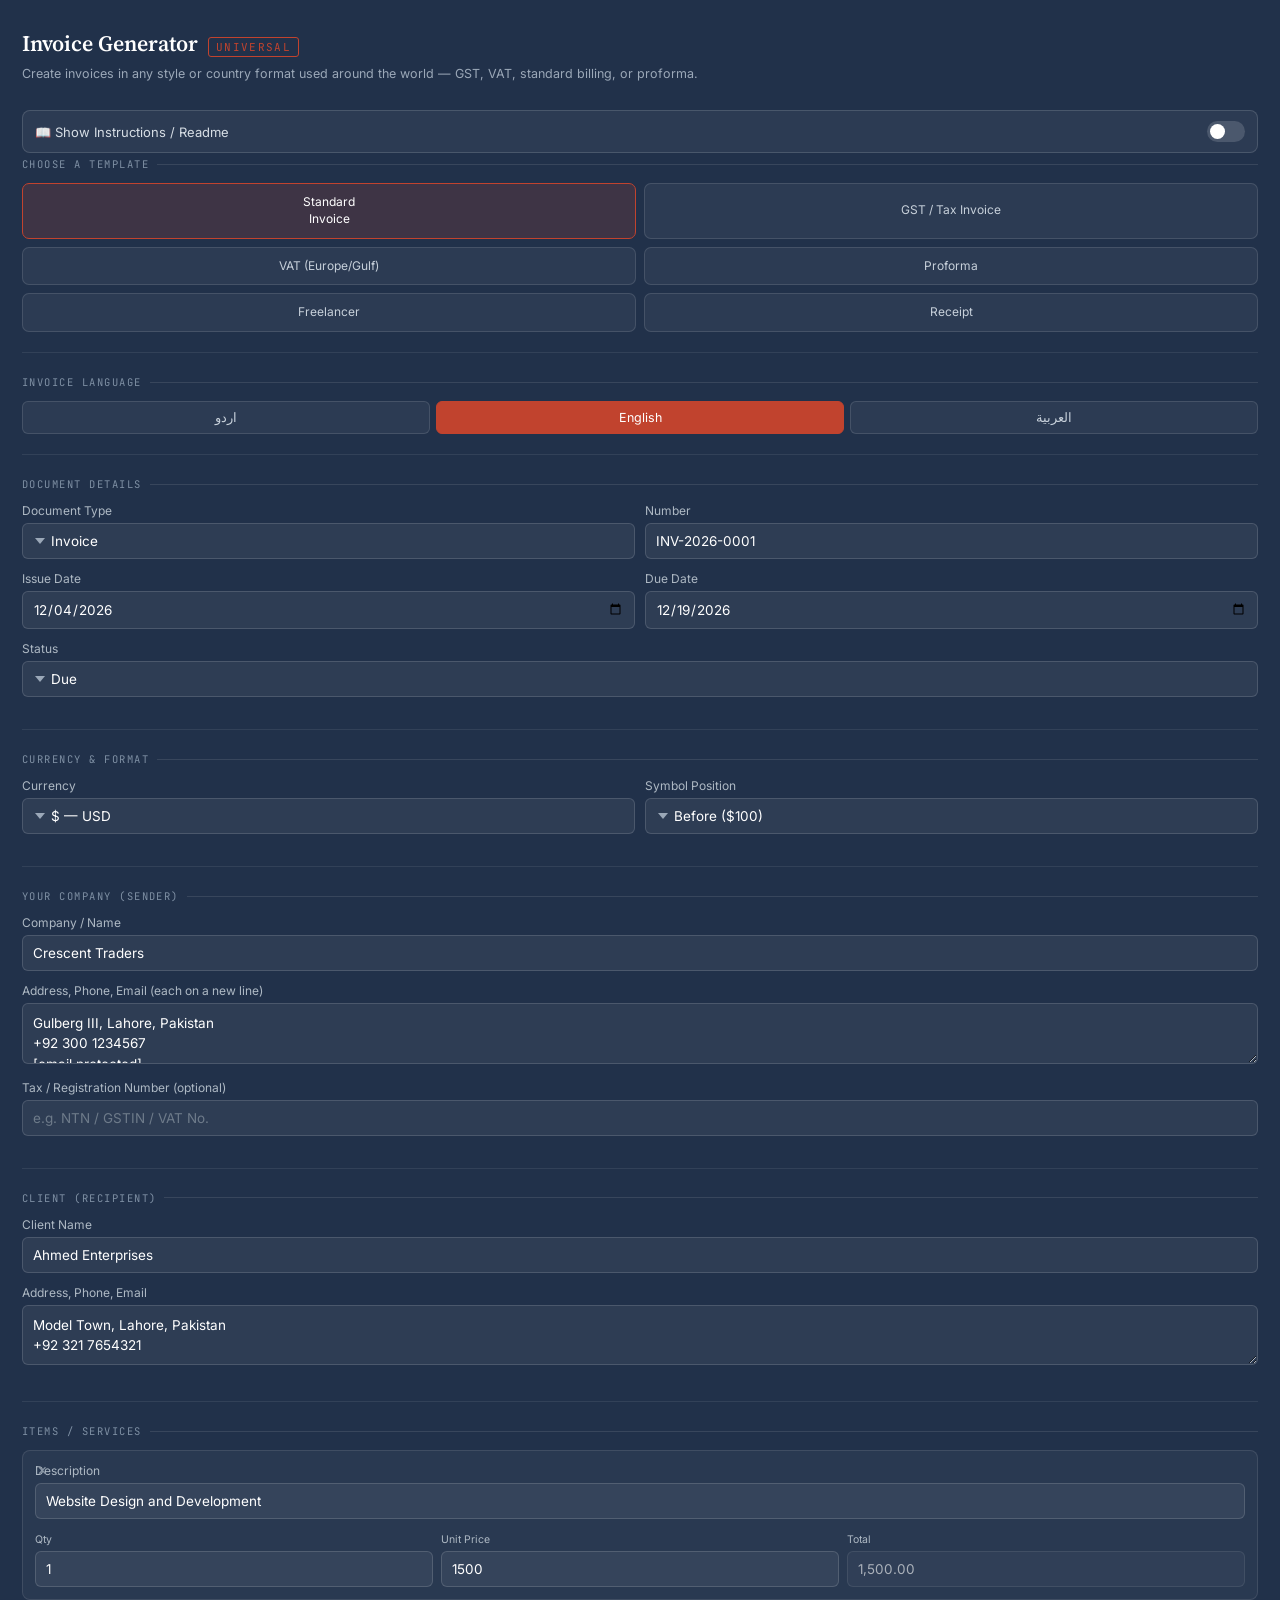
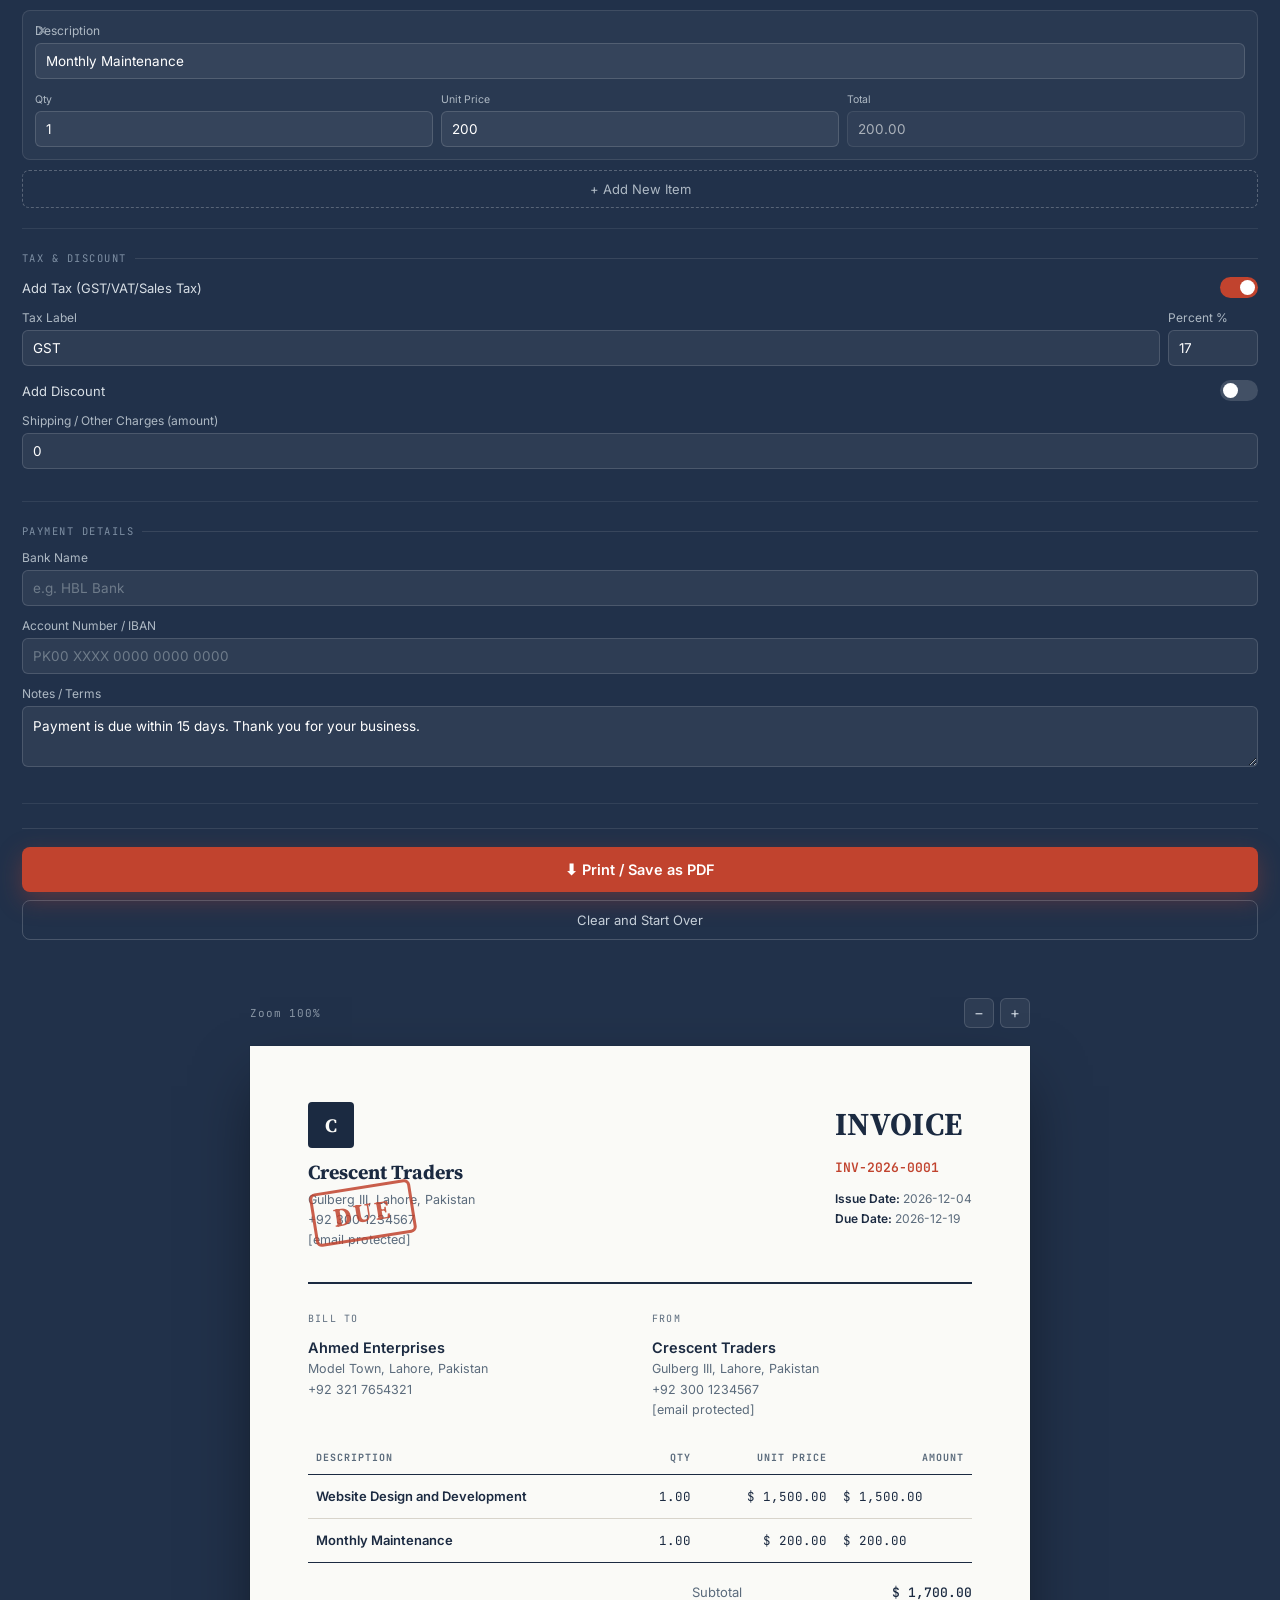
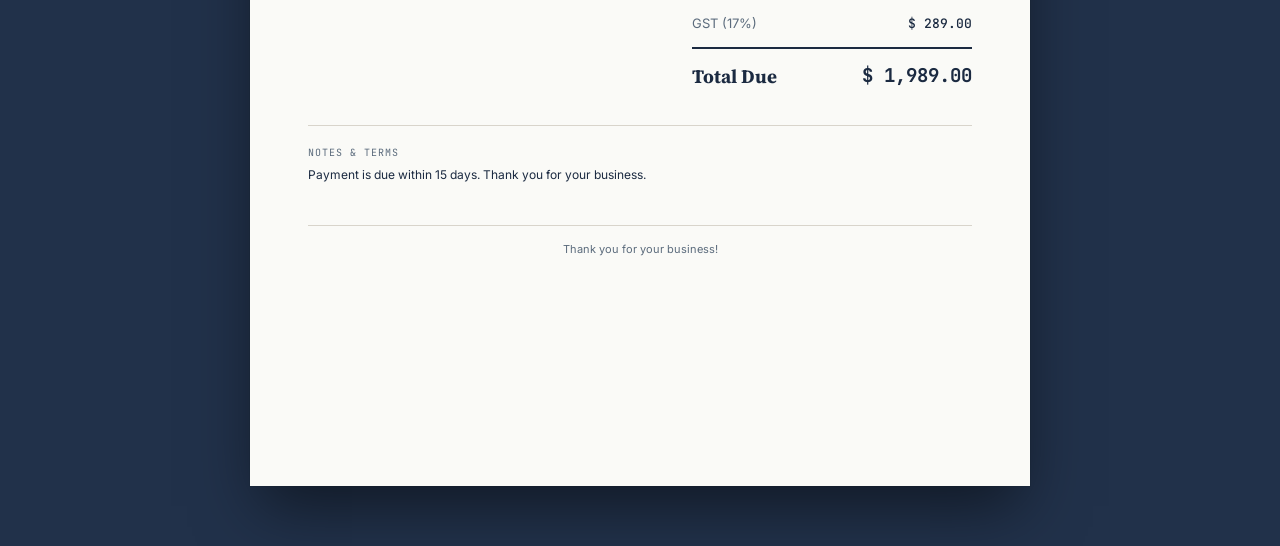
<file: index.html>
<!DOCTYPE html>
<html lang="en" dir="ltr">
<head>
<meta charset="UTF-8">
<meta name="viewport" content="width=device-width, initial-scale=1.0">

<!-- ===== Primary SEO Tags ===== -->
<title>Free Invoice Generator Online — Create GST, VAT & Proforma Invoices</title>
<meta name="description" content="Free online invoice generator with 15+ currencies, GST/VAT/Proforma templates, and Urdu, English & Arabic support. Create, preview, and print invoices instantly — no signup needed.">
<meta name="robots" content="index, follow">
<link rel="canonical" href="https://safdarali789.github.io/universal-invoice-generator/">
<meta name="author" content="Crescent Traders">
<meta name="theme-color" content="#21314A">

<!-- ===== Open Graph (Facebook, LinkedIn, WhatsApp previews) ===== -->
<meta property="og:type" content="website">
<meta property="og:title" content="Free Invoice Generator Online — GST, VAT & Proforma Templates">
<meta property="og:description" content="Create professional invoices in seconds. Supports 15+ currencies and Urdu, English & Arabic — free, no signup required.">
<meta property="og:url" content="https://safdarali789.github.io/universal-invoice-generator/">
<meta property="og:site_name" content="Invoice Generator">
<meta property="og:locale" content="en_US">

<!-- ===== Twitter / X Card ===== -->
<meta name="twitter:card" content="summary">
<meta name="twitter:title" content="Free Invoice Generator Online">
<meta name="twitter:description" content="Create GST, VAT, and Proforma invoices instantly in Urdu, English, or Arabic — free, no signup.">

<!-- ===== Basic security hardening for a static page ===== -->
<meta http-equiv="X-Content-Type-Options" content="nosniff">
<meta http-equiv="Content-Security-Policy" content="upgrade-insecure-requests">
<meta name="referrer" content="strict-origin-when-cross-origin">
<!DOCTYPE html>
<html lang="en" dir="ltr">
<head>
<meta charset="UTF-8">
<meta name="viewport" content="width=device-width, initial-scale=1.0">
<title>Invoice Generator — Universal Invoice Generator</title>
<link rel="preconnect" href="https://fonts.googleapis.com">
<link href="https://fonts.googleapis.com/css2?family=Source+Serif+4:opsz,wght@8..60,400;8..60,500;8..60,600;8..60,700&family=Inter:wght@400;500;600;700&family=JetBrains+Mono:wght@400;500;600&family=Noto+Nastaliq+Urdu:wght@400;700&display=swap" rel="stylesheet">
<style>
:root{
  --ink:#1B2A41;
  --paper:#FAFAF7;
  --slate:#5B6B7C;
  --accent:#C1432E;
  --hairline:#D8D4CB;
  --success:#3D7A5C;
  --panel:#EFEDE6;
  --panel-deep:#21314A;
  --white:#FFFFFF;
}
*{box-sizing:border-box;}
html,body{margin:0;padding:0;}
body{
  font-family:'Inter',sans-serif;
  background:var(--panel-deep);
  color:var(--ink);
  min-height:100vh;
}
::selection{background:var(--accent);color:white;}

button{font-family:inherit;cursor:pointer;}
input,select,textarea{font-family:'Inter',sans-serif;}

.app{
  display:flex;
  flex-direction:column;
  min-height:100vh;
}

.panel{
  background:var(--panel-deep);
  color:#E7E9EC;
  padding:28px 22px 30px;
  position:relative;
}
.panel::-webkit-scrollbar{width:8px;}
.panel::-webkit-scrollbar-thumb{background:rgba(255,255,255,0.15);border-radius:4px;}

.brand{
  display:flex;
  align-items:baseline;
  gap:10px;
  margin-bottom:4px;
}
.brand .mark{
  font-family:'JetBrains Mono',monospace;
  font-size:11px;
  letter-spacing:0.12em;
  color:var(--accent);
  border:1px solid var(--accent);
  padding:2px 7px;
  border-radius:3px;
}
.brand h1{
  font-family:'Source Serif 4',serif;
  font-size:22px;
  font-weight:600;
  margin:0;
  color:#fff;
}

.readme-toggle-row{
  display:flex;
  align-items:center;
  justify-content:space-between;
  background:rgba(255,255,255,0.05);
  border:1px solid rgba(255,255,255,0.14);
  border-radius:8px;
  padding:10px 12px;
  margin:14px 0 4px;
}
.readme-toggle-row span{
  font-size:13px;
  color:#D7DEE5;
}
.readme-panel{
  background:rgba(255,255,255,0.05);
  border:1px solid rgba(255,255,255,0.14);
  border-radius:8px;
  padding:16px 16px 4px;
  margin-bottom:18px;
  font-size:12.5px;
  line-height:1.85;
  color:#C7D0DA;
  display:none;
}
.readme-panel.open{display:block;}
.readme-panel h3{
  font-family:'Source Serif 4',serif;
  font-size:14.5px;
  color:#fff;
  margin:14px 0 6px;
}
.readme-panel h3:first-child{margin-top:0;}
.readme-panel ul{margin:0 0 10px;padding-right:18px;}
[dir="ltr"] .readme-panel ul{padding-right:0;padding-left:18px;}
.readme-panel li{margin-bottom:5px;}
.readme-panel code{
  background:rgba(255,255,255,0.1);
  padding:1px 6px;
  border-radius:4px;
  font-family:'JetBrains Mono',monospace;
  font-size:11.5px;
  color:#FFD9CC;
}
.readme-panel table{width:100%;border-collapse:collapse;margin-bottom:10px;font-size:11.5px;}
.readme-panel th,.readme-panel td{
  border:1px solid rgba(255,255,255,0.14);
  padding:6px 8px;
  text-align:right;
}
[dir="ltr"] .readme-panel th,[dir="ltr"] .readme-panel td{text-align:left;}
.readme-panel th{color:#fff;background:rgba(255,255,255,0.06);}
.panel .sub{
  font-size:12.5px;
  color:#9BA8B8;
  margin:6px 0 26px;
  line-height:1.6;
}

.field-group{
  margin-bottom:22px;
  padding-bottom:20px;
  border-bottom:1px solid rgba(255,255,255,0.08);
}
.field-group:last-of-type{border-bottom:none;}
.fg-label{
  font-family:'JetBrains Mono',monospace;
  font-size:10.5px;
  letter-spacing:0.14em;
  text-transform:uppercase;
  color:#7E8FA3;
  margin-bottom:12px;
  display:flex;
  align-items:center;
  gap:8px;
}
.fg-label::after{
  content:'';
  flex:1;
  height:1px;
  background:rgba(255,255,255,0.1);
}

label.field{
  display:block;
  margin-bottom:12px;
}
label.field span{
  display:block;
  font-size:12px;
  color:#AEB9C4;
  margin-bottom:5px;
}
.row2{display:grid;grid-template-columns:1fr 1fr;gap:10px;}
.row3{display:grid;grid-template-columns:1fr 1fr 1fr;gap:10px;}

input[type=text],input[type=number],input[type=date],input[type=email],select,textarea{
  width:100%;
  background:rgba(255,255,255,0.06);
  border:1px solid rgba(255,255,255,0.14);
  color:#fff;
  padding:9px 10px;
  border-radius:6px;
  font-size:13.5px;
  outline:none;
  transition:border-color .15s, background .15s;
}
input::placeholder,textarea::placeholder{color:#6E7B8A;}
input:focus,select:focus,textarea:focus{
  border-color:var(--accent);
  background:rgba(255,255,255,0.09);
}
textarea{resize:vertical;min-height:54px;line-height:1.5;}
select{appearance:none;background-image:url("data:image/svg+xml,%3Csvg xmlns='http://www.w3.org/2000/svg' width='10' height='6'%3E%3Cpath d='M0 0l5 6 5-6z' fill='%239BA8B8'/%3E%3C/svg%3E");background-repeat:no-repeat;background-position:left 12px center;padding-left:28px;}
[dir="rtl"] select{background-position:right 12px center;padding-right:28px;padding-left:10px;}

.template-grid{
  display:grid;
  grid-template-columns:1fr 1fr;
  gap:8px;
}
.tpl-btn{
  background:rgba(255,255,255,0.05);
  border:1px solid rgba(255,255,255,0.12);
  color:#C7D0DA;
  padding:10px 8px;
  border-radius:7px;
  font-size:12px;
  text-align:center;
  line-height:1.4;
}
.tpl-btn.active{
  border-color:var(--accent);
  background:rgba(193,67,46,0.18);
  color:#fff;
}

.lang-toggle{
  display:flex;
  gap:6px;
}
.lang-toggle button{
  flex:1;
  background:rgba(255,255,255,0.05);
  border:1px solid rgba(255,255,255,0.12);
  color:#C7D0DA;
  padding:8px 4px;
  border-radius:6px;
  font-size:12.5px;
}
.lang-toggle button.active{
  background:var(--accent);
  border-color:var(--accent);
  color:#fff;
}

.items-list{display:flex;flex-direction:column;gap:10px;}
.item-card{
  background:rgba(255,255,255,0.04);
  border:1px solid rgba(255,255,255,0.1);
  border-radius:8px;
  padding:12px;
  position:relative;
}
.item-card .item-top{
  display:grid;
  grid-template-columns:1fr;
  gap:8px;
  margin-bottom:8px;
}
.item-card .item-nums{
  display:grid;
  grid-template-columns:1fr 1fr 1fr;
  gap:8px;
}
.item-card .item-nums label span{font-size:10.5px;}
.remove-item{
  position:absolute;
  top:8px;
  left:8px;
  background:none;
  border:none;
  color:#8A97A6;
  font-size:16px;
  line-height:1;
  padding:2px 6px;
}
[dir="rtl"] .remove-item{left:auto;right:8px;}
.remove-item:hover{color:var(--accent);}

.add-item-btn{
  width:100%;
  background:transparent;
  border:1.5px dashed rgba(255,255,255,0.25);
  color:#AEB9C4;
  padding:10px;
  border-radius:7px;
  font-size:13px;
  margin-top:10px;
}
.add-item-btn:hover{border-color:var(--accent);color:#fff;}

.toggle-row{
  display:flex;
  align-items:center;
  justify-content:space-between;justify-content:space-between;
  margin-bottom:12px;
}
.toggle-row span{font-size:13px;color:#D7DEE5;}
.switch{
  width:38px;height:21px;
  background:rgba(255,255,255,0.15);
  border-radius:12px;
  position:relative;
  border:none;
  flex-shrink:0;
}
.switch::after{
  content:'';
  width:15px;height:15px;
  background:#fff;
  border-radius:50%;
  position:absolute;
  top:3px;left:3px;
  transition:transform .18s;
}
.switch.on{background:var(--accent);}
.switch.on::after{transform:translateX(17px);}
[dir="rtl"] .switch.on::after{transform:translateX(-17px);}

.tax-row{display:grid;grid-template-columns:1fr 90px;gap:8px;align-items:end;}

.action-bar{
  margin:24px 0 0;
  padding:18px 0 4px;
  border-top:1px solid rgba(255,255,255,0.1);
}
.btn-primary{
  width:100%;
  background:var(--accent);
  color:#fff;
  border:none;
  padding:14px;
  border-radius:8px;
  font-size:14.5px;
  font-weight:600;
  display:flex;
  align-items:center;
  justify-content:center;
  gap:8px;
  box-shadow:0 8px 24px rgba(193,67,46,0.35);
}
.btn-primary:hover{background:#A8392A;}
.btn-secondary{
  width:100%;
  background:transparent;
  color:#C7D0DA;
  border:1px solid rgba(255,255,255,0.18);
  padding:11px;
  border-radius:8px;
  font-size:13px;
  margin-top:8px;
}
.btn-secondary:hover{border-color:#fff;color:#fff;}

.preview-wrap{
  background:var(--panel-deep);
  display:flex;
  flex-direction:column;
  align-items:center;
  padding:24px 16px 60px;
  overflow-x:auto;
}
.preview-toolbar{
  width:100%;
  max-width:780px;
  display:flex;
  justify-content:space-between;
  align-items:center;
  margin-bottom:18px;
}
.preview-toolbar .zoom-label{
  font-family:'JetBrains Mono',monospace;
  font-size:11px;
  color:#8A97A6;
  letter-spacing:0.08em;
}
.scale-btns{display:flex;gap:6px;}
.scale-btns button{
  background:rgba(255,255,255,0.06);
  border:1px solid rgba(255,255,255,0.14);
  color:#C7D0DA;
  width:30px;height:30px;
  border-radius:6px;
  font-size:15px;
}

#invoice-sheet{
  width:780px;
  min-height:1040px;
  background:var(--paper);
  box-shadow:0 30px 60px -10px rgba(0,0,0,0.5), 0 0 0 1px rgba(0,0,0,0.05);
  position:relative;
  padding:56px 58px 64px;
  font-family:'Inter',sans-serif;
  color:var(--ink);
}
#invoice-sheet.lang-ur{
  direction:rtl;
  font-family:'Noto Nastaliq Urdu','Inter',sans-serif;
}
#invoice-sheet.lang-ar{
  direction:rtl;
  font-family:'Noto Nastaliq Urdu','Inter',sans-serif;
}

.doc-head{
  display:flex;
  justify-content:space-between;
  align-items:flex-start;
  padding-bottom:28px;
  border-bottom:2px solid var(--ink);
  margin-bottom:28px;
}
.issuer-block .logo-fallback{
  width:46px;height:46px;
  background:var(--ink);
  color:var(--paper);
  display:flex;align-items:center;justify-content:center;
  font-family:'Source Serif 4',serif;
  font-size:19px;
  font-weight:700;
  border-radius:4px;
  margin-bottom:10px;
}
.issuer-block .issuer-name{
  font-family:'Source Serif 4',serif;
  font-size:20px;
  font-weight:700;
  margin:0 0 4px;
}
.issuer-block .issuer-meta{
  font-size:12.5px;
  color:var(--slate);
  line-height:1.6;
  white-space:pre-line;
  max-width:280px;
}
.doc-title-block{text-align:left;}
[dir="rtl"] .doc-title-block{text-align:right;}
.doc-title-block .doc-type{
  font-family:'Source Serif 4',serif;
  font-size:32px;
  font-weight:700;
  letter-spacing:0.01em;
  color:var(--ink);
  margin:0 0 6px;
}
.doc-title-block .doc-number{
  font-family:'JetBrains Mono',monospace;
  font-size:13px;
  color:var(--accent);
  font-weight:600;
}
.doc-title-block .doc-dates{
  margin-top:10px;
  font-size:12px;
  color:var(--slate);
  line-height:1.7;
}
.doc-title-block .doc-dates b{color:var(--ink);font-weight:600;}

.status-seal{
  position:absolute;
  top:140px;
  left:62px;
  border:3px solid var(--success);
  color:var(--success);
  font-family:'Source Serif 4',serif;
  font-weight:700;
  font-size:26px;
  letter-spacing:0.12em;
  padding:6px 18px;
  border-radius:6px;
  transform:rotate(-9deg);
  opacity:0.85;
  text-transform:uppercase;
}
[dir="rtl"] .status-seal{left:auto;right:62px;}
.status-seal.due{border-color:var(--accent);color:var(--accent);}

.parties{
  display:grid;
  grid-template-columns:1fr 1fr;
  gap:24px;
  margin-bottom:30px;
}
.party .p-label{
  font-family:'JetBrains Mono',monospace;
  font-size:10px;
  letter-spacing:0.12em;
  text-transform:uppercase;
  color:var(--slate);
  margin-bottom:7px;
}
.party .p-name{font-size:14.5px;font-weight:600;margin-bottom:3px;}
.party .p-meta{font-size:12.5px;color:var(--slate);line-height:1.65;white-space:pre-line;}

table.items{
  width:100%;
  border-collapse:collapse;
  margin-bottom:6px;
}
table.items thead th{
  font-family:'JetBrains Mono',monospace;
  font-size:10px;
  letter-spacing:0.1em;
  text-transform:uppercase;
  color:var(--slate);
  text-align:left;
  padding:0 8px 10px;
  border-bottom:1.5px solid var(--ink);
}
[dir="rtl"] table.items thead th{text-align:right;}
table.items thead th.num,table.items tbody td.num{text-align:right;}
[dir="rtl"] table.items thead th.num,[dir="rtl"] table.items tbody td.num{text-align:left;}
table.items tbody td{
  padding:13px 8px;
  font-size:13px;
  border-bottom:1px solid var(--hairline);
  vertical-align:top;
}
table.items tbody td.num,table.items tbody td.amt{
  font-family:'JetBrains Mono',monospace;
  font-variant-numeric:tabular-nums;
  font-size:12.5px;
}
table.items tbody tr:last-child td{border-bottom:1.5px solid var(--ink);}
table.items tbody td.desc-cell .item-title{font-weight:600;color:var(--ink);}
table.items tbody td.desc-cell .item-sub{color:var(--slate);font-size:11.5px;margin-top:2px;}

.totals-wrap{
  display:flex;
  justify-content:flex-end;
  margin-top:14px;
}
[dir="rtl"] .totals-wrap{justify-content:flex-start;}
.totals-box{width:280px;}
.totals-box .t-row{
  display:flex;
  justify-content:space-between;
  font-size:13px;
  padding:7px 0;
  color:var(--slate);
}
.totals-box .t-row b{
  color:var(--ink);
  font-family:'JetBrains Mono',monospace;
  font-variant-numeric:tabular-nums;
  font-weight:500;
}
.totals-box .t-grand{
  display:flex;
  justify-content:space-between;
  padding:14px 0 0;
  margin-top:8px;
  border-top:2px solid var(--ink);
  font-family:'Source Serif 4',serif;
  font-size:19px;
  font-weight:700;
  color:var(--ink);
}
.totals-box .t-grand .amt{
  font-family:'JetBrains Mono',monospace;
  font-variant-numeric:tabular-nums;
}

.notes-section{
  margin-top:36px;
  padding-top:20px;
  border-top:1px solid var(--hairline);
  display:grid;
  grid-template-columns:1.3fr 1fr;
  gap:24px;
}
.notes-section .n-label{
  font-family:'JetBrains Mono',monospace;
  font-size:10px;
  letter-spacing:0.1em;
  text-transform:uppercase;
  color:var(--slate);
  margin-bottom:6px;
}
.notes-section .n-body{font-size:12px;color:var(--ink);line-height:1.7;white-space:pre-line;}
.notes-section .bank-grid{font-size:12px;line-height:1.9;color:var(--ink);}
.notes-section .bank-grid div{display:flex;justify-content:space-between;gap:10px;}
.notes-section .bank-grid span:first-child{color:var(--slate);}

.doc-footer{
  margin-top:40px;
  padding-top:16px;
  border-top:1px solid var(--hairline);
  font-size:11px;
  color:var(--slate);
  text-align:center;
}

@media print{
  body{background:#fff;}
  .app{grid-template-columns:1fr;}
  .panel,.preview-toolbar{display:none !important;}
  .preview-wrap{padding:0;background:#fff;align-items:flex-start;}
  #invoice-sheet{box-shadow:none;width:100%;}
}

@media (max-width: 560px){
  .row2,.row3,.item-card .item-nums{grid-template-columns:1fr 1fr;}
  .doc-head{flex-direction:column;gap:18px;}
  .doc-title-block{text-align:right;}
  [dir="rtl"] .doc-title-block{text-align:left;}
  .parties{grid-template-columns:1fr;gap:18px;}
  .notes-section{grid-template-columns:1fr;gap:18px;}
  .status-seal{top:auto;bottom:20px;}
}
@media (max-width: 480px){
  .template-grid{grid-template-columns:1fr;}
}
</style>
</head>
<body><div class="app">
  <!-- ===================== CONTROL PANEL ===================== -->
  <div class="panel">
    <div class="brand">
      <h1>Invoice Generator</h1>
      <span class="mark">UNIVERSAL</span>
    </div>
    <p class="sub">Create invoices in any style or country format used around the world — GST, VAT, standard billing, or proforma.</p>

    <div class="readme-toggle-row">
      <span>📖 Show Instructions / Readme</span>
      <button class="switch" id="readmeToggle"></button>
    </div>
    <div class="readme-panel" id="readmePanel">
      <h3>What this tool does</h3>
      <ul>
        <li>6 invoice templates: Standard, GST/Tax, VAT, Proforma, Freelancer, Receipt</li>
        <li>3 languages: Urdu, English, Arabic (with RTL support)</li>
        <li>15+ currencies with automatic tax/discount calculation</li>
        <li>PAID/DUE stamp and bank details section</li>
        <li>Print or save as PDF</li>
      </ul>
      <h3>How to use it</h3>
      <ul>
        <li>Choose a template above and pick a language</li>
        <li>Fill in your company and client details</li>
        <li>Use "+ Add New Item" to add line items one by one</li>
        <li>The preview updates automatically as you type</li>
      </ul>
      <h3>On/Off toggle switches</h3>
      <table>
        <tr><th>Switch</th><th>When ON</th><th>When OFF</th></tr>
        <tr><td>Tax</td><td>Tax line is added</td><td>Tax line is removed</td></tr>
        <tr><td>Discount</td><td>Discount line is added</td><td>Discount line is removed</td></tr>
      </table>
    </div>

    <!-- Template / region -->
    <div class="field-group">
      <div class="fg-label">Choose a Template</div>
      <div class="template-grid" id="template-grid"></div>
    </div>

    <!-- Document language -->
    <div class="field-group">
      <div class="fg-label">Invoice Language</div>
      <div class="lang-toggle" id="lang-toggle">
        <button data-lang="ur">اردو</button>
        <button data-lang="en" class="active">English</button>
        <button data-lang="ar">العربية</button>
      </div>
    </div>

    <!-- Doc meta -->
    <div class="field-group">
      <div class="fg-label">Document Details</div>
      <div class="row2">
        <label class="field"><span>Document Type</span>
          <select id="docType">
            <option value="انوائس">Invoice</option>
            <option value="پروفارما انوائس">Proforma Invoice</option>
            <option value="ٹیکس انوائس">Tax Invoice</option>
            <option value="کریڈٹ نوٹ">Credit Note</option>
            <option value="رسید">Receipt</option>
            <option value="کوٹیشن">Quotation</option>
          </select>
        </label>
        <label class="field"><span>Number</span>
          <input type="text" id="docNumber" value="INV-2026-0001">
        </label>
      </div>
      <div class="row2">
        <label class="field"><span>Issue Date</span>
          <input type="date" id="issueDate">
        </label>
        <label class="field"><span>Due Date</span>
          <input type="date" id="dueDate">
        </label>
      </div>
      <label class="field"><span>Status</span>
        <select id="docStatus">
          <option value="none">None</option>
          <option value="paid">Paid</option>
          <option value="due" selected>Due</option>
        </select>
      </label>
    </div>

    <!-- Currency / locale -->
    <div class="field-group">
      <div class="fg-label">Currency & Format</div>
      <div class="row2">
        <label class="field"><span>Currency</span>
          <select id="currency">
            <option value="₨" data-code="PKR">₨ — PKR (Pakistan)</option>
            <option value="$" data-code="USD" selected>$ — USD</option>
            <option value="€" data-code="EUR">€ — EUR</option>
            <option value="£" data-code="GBP">£ — GBP</option>
            <option value="₹" data-code="INR">₹ — INR (India)</option>
            <option value="AED" data-code="AED">AED — UAE</option>
            <option value="SAR" data-code="SAR">SAR — Saudi Arabia</option>
            <option value="¥" data-code="JPY">¥ — JPY</option>
            <option value="¥" data-code="CNY">¥ — CNY</option>
            <option value="₩" data-code="KRW">₩ — KRW</option>
            <option value="A$" data-code="AUD">A$ — AUD</option>
            <option value="C$" data-code="CAD">C$ — CAD</option>
            <option value="R$" data-code="BRL">R$ — BRL</option>
            <option value="₦" data-code="NGN">₦ — NGN</option>
            <option value="₽" data-code="RUB">₽ — RUB</option>
            <option value="₺" data-code="TRY">₺ — TRY</option>
          </select>
        </label>
        <label class="field"><span>Symbol Position</span>
          <select id="symbolPos">
            <option value="before">Before ($100)</option>
            <option value="after">After (100 ₨)</option>
          </select>
        </label>
      </div>
    </div>

    <!-- Issuer -->
    <div class="field-group">
      <div class="fg-label">Your Company (Sender)</div>
      <label class="field"><span>Company / Name</span>
        <input type="text" id="issuerName" placeholder="e.g. Crescent Traders" value="Crescent Traders">
      </label>
      <label class="field"><span>Address, Phone, Email (each on a new line)</span>
        <textarea id="issuerMeta" placeholder="Address&#10;Phone&#10;Email">Gulberg III, Lahore, Pakistan&#10;+92 300 1234567&#10;[email protected]</textarea>
      </label>
      <label class="field"><span>Tax / Registration Number (optional)</span>
        <input type="text" id="issuerTax" placeholder="e.g. NTN / GSTIN / VAT No.">
      </label>
    </div>

    <!-- Client -->
    <div class="field-group">
      <div class="fg-label">Client (Recipient)</div>
      <label class="field"><span>Client Name</span>
        <input type="text" id="clientName" placeholder="e.g. Ahmed Enterprises" value="Ahmed Enterprises">
      </label>
      <label class="field"><span>Address, Phone, Email</span>
        <textarea id="clientMeta" placeholder="Address&#10;Phone&#10;Email">Model Town, Lahore, Pakistan&#10;+92 321 7654321</textarea>
      </label>
    </div>

    <!-- Line items -->
    <div class="field-group">
      <div class="fg-label">Items / Services</div>
      <div class="items-list" id="items-list"></div>
      <button class="add-item-btn" id="addItemBtn">+ Add New Item</button>
    </div>

    <!-- Tax & discount -->
    <div class="field-group">
      <div class="fg-label">Tax & Discount</div>
      <div class="toggle-row">
        <span>Add Tax (GST/VAT/Sales Tax)</span>
        <button class="switch on" id="taxToggle"></button>
      </div>
      <div class="tax-row" id="taxRow">
        <label class="field" style="margin-bottom:0"><span>Tax Label</span>
          <input type="text" id="taxLabel" value="GST">
        </label>
        <label class="field" style="margin-bottom:0"><span>Percent %</span>
          <input type="number" id="taxPercent" value="17">
        </label>
      </div>
      <div class="toggle-row" style="margin-top:14px;">
        <span>Add Discount</span>
        <button class="switch" id="discountToggle"></button>
      </div>
      <div class="tax-row" id="discountRow" style="display:none;">
        <label class="field" style="margin-bottom:0"><span>Discount Label</span>
          <input type="text" id="discountLabel" value="Discount">
        </label>
        <label class="field" style="margin-bottom:0"><span>Percent %</span>
          <input type="number" id="discountPercent" value="0">
        </label>
      </div>
      <label class="field" style="margin-top:10px;"><span>Shipping / Other Charges (amount)</span>
        <input type="number" id="shippingAmt" value="0">
      </label>
    </div>

    <!-- Bank / payment -->
    <div class="field-group">
      <div class="fg-label">Payment Details</div>
      <label class="field"><span>Bank Name</span>
        <input type="text" id="bankName" placeholder="e.g. HBL Bank">
      </label>
      <label class="field"><span>Account Number / IBAN</span>
        <input type="text" id="bankAcc" placeholder="PK00 XXXX 0000 0000 0000">
      </label>
      <label class="field"><span>Notes / Terms</span>
        <textarea id="notes" placeholder="Payment terms, thank-you message, etc.">Payment is due within 15 days. Thank you for your business.</textarea>
      </label>
    </div>

    <div class="action-bar">
      <button class="btn-primary" id="printBtn">⬇ Print / Save as PDF</button>
      <button class="btn-secondary" id="resetBtn">Clear and Start Over</button>
    </div>
  </div>

  <!-- ===================== PREVIEW ===================== -->
  <div class="preview-wrap">
    <div class="preview-toolbar">
      <span class="zoom-label" id="zoomLabel">LIVE PREVIEW</span>
      <div class="scale-btns">
        <button id="zoomOut">−</button>
        <button id="zoomIn">+</button>
      </div>
    </div>

    <div id="sheet-scaler" style="transform-origin:top center;">
      <div id="invoice-sheet" class="lang-en">
        <div class="status-seal due" id="statusSeal" style="display:none;">DUE</div>

        <div class="doc-head">
          <div class="issuer-block">
            <div class="logo-fallback" id="logoFallback">C</div>
            <p class="issuer-name" id="out-issuerName">Crescent Traders</p>
            <div class="issuer-meta" id="out-issuerMeta"></div>
            <div class="issuer-meta" id="out-issuerTax" style="margin-top:4px;"></div>
          </div>
          <div class="doc-title-block">
            <p class="doc-type" id="out-docType">INVOICE</p>
            <p class="doc-number" id="out-docNumber">INV-2026-0001</p>
            <div class="doc-dates">
              <div><b id="lbl-issue">Issue Date:</b> <span id="out-issueDate">—</span></div>
              <div><b id="lbl-due">Due Date:</b> <span id="out-dueDate">—</span></div>
            </div>
          </div>
        </div>

        <div class="parties">
          <div class="party">
            <div class="p-label" id="lbl-billto">Bill To</div>
            <p class="p-name" id="out-clientName">Ahmed Enterprises</p>
            <div class="p-meta" id="out-clientMeta"></div>
          </div>
          <div class="party">
            <div class="p-label" id="lbl-from">From</div>
            <p class="p-name" id="out-issuerName2">Crescent Traders</p>
            <div class="p-meta" id="out-issuerMeta2"></div>
          </div>
        </div>

        <table class="items">
          <thead>
            <tr>
              <th id="th-desc">Description</th>
              <th class="num" id="th-qty">Qty</th>
              <th class="num" id="th-rate">Unit Price</th>
              <th class="num" id="th-amt">Amount</th>
            </tr>
          </thead>
          <tbody id="out-items"></tbody>
        </table>

        <div class="totals-wrap">
          <div class="totals-box" id="out-totals"></div>
        </div>

        <div class="notes-section">
          <div>
            <div class="n-label" id="lbl-notes">Notes & Terms</div>
            <div class="n-body" id="out-notes"></div>
          </div>
          <div id="bankBlock">
            <div class="n-label" id="lbl-payment">Payment Details</div>
            <div class="bank-grid" id="out-bank"></div>
          </div>
        </div>

        <div class="doc-footer" id="out-footer">Thank you for your business!</div>
      </div>
    </div>
  </div>
</div>

<script>/* ============== STATE ============== */
let items = [
  {desc:'Website Design and Development', sub:'', qty:1, rate:1500},
  {desc:'Monthly Maintenance', sub:'June 2026', qty:1, rate:200},
];
let lang = 'en';
let taxOn = true, discountOn = false;
let scale = 1;

const templates = [
  {id:'standard', label:'Standard\nInvoice'},
  {id:'gst', label:'GST / Tax Invoice'},
  {id:'vat', label:'VAT (Europe/Gulf)'},
  {id:'proforma', label:'Proforma'},
  {id:'freelance', label:'Freelancer'},
  {id:'receipt', label:'Receipt'},
];
let activeTemplate = 'standard';

const i18n = {
  ur: { invoice:'انوائس', billto:'بل بھیجا گیا', from:'بھیجنے والا', issue:'تاریخ اجراء:', due:'آخری تاریخ:',
    desc:'تفصیل', qty:'مقدار', rate:'قیمت فی یونٹ', amt:'مجموعی رقم', subtotal:'ذیلی مجموعہ', total:'کل رقم',
    notes:'نوٹس اور شرائط', payment:'ادائیگی کی تفصیلات', bank:'بینک', account:'اکاؤنٹ', footer:'شکریہ! آپ کے کاروبار کے لیے ممنون ہیں۔' },
  en: { invoice:'INVOICE', billto:'Bill To', from:'From', issue:'Issue Date:', due:'Due Date:',
    desc:'Description', qty:'Qty', rate:'Unit Price', amt:'Amount', subtotal:'Subtotal', total:'Total Due',
    notes:'Notes & Terms', payment:'Payment Details', bank:'Bank', account:'Account', footer:'Thank you for your business!' },
  ar: { invoice:'فاتورة', billto:'إلى', from:'من', issue:'تاريخ الإصدار:', due:'تاريخ الاستحقاق:',
    desc:'الوصف', qty:'الكمية', rate:'سعر الوحدة', amt:'المبلغ', subtotal:'المجموع الفرعي', total:'الإجمالي المستحق',
    notes:'ملاحظات وشروط', payment:'تفاصيل الدفع', bank:'البنك', account:'الحساب', footer:'شكراً لتعاملكم معنا!' },
};

/* ============== DOM refs ============== */
const $ = id => document.getElementById(id);

/* ============== Render template buttons ============== */
function renderTemplateGrid(){
  const grid = $('template-grid');
  grid.innerHTML = '';
  templates.forEach(t=>{
    const b = document.createElement('button');
    b.className = 'tpl-btn' + (t.id===activeTemplate ? ' active':'');
    b.style.whiteSpace = 'pre-line';
    b.textContent = t.label;
    b.onclick = ()=>{ applyTemplate(t.id); };
    grid.appendChild(b);
  });
}

function applyTemplate(id){
  activeTemplate = id;
  renderTemplateGrid();
  const docTypeSel = $('docType');
  if(id==='gst'){ docTypeSel.value='ٹیکس انوائس'; taxOn=true; $('taxLabel').value='GST'; $('taxPercent').value='17'; }
  if(id==='vat'){ docTypeSel.value='ٹیکس انوائس'; taxOn=true; $('taxLabel').value='VAT'; $('taxPercent').value='15'; }
  if(id==='proforma'){ docTypeSel.value='پروفارما انوائس'; }
  if(id==='standard'){ docTypeSel.value='انوائس'; }
  if(id==='freelance'){ docTypeSel.value='انوائس'; taxOn=false; }
  if(id==='receipt'){ docTypeSel.value='رسید'; $('docStatus').value='paid'; }
  syncTaxSwitch();
  render();
}

function syncTaxSwitch(){
  $('taxToggle').classList.toggle('on', taxOn);
  $('taxRow').style.display = taxOn ? 'grid' : 'none';
}

/* ============== Line items UI ============== */
function renderItemsUI(){
  const list = $('items-list');
  list.innerHTML = '';
  items.forEach((it, idx)=>{
    const card = document.createElement('div');
    card.className = 'item-card';
    card.innerHTML = `
      <button class="remove-item" data-idx="${idx}">×</button>
      <div class="item-top">
        <label class="field" style="margin-bottom:6px;"><span>Description</span>
          <input type="text" class="it-desc" data-idx="${idx}" value="${escapeHtml(it.desc)}" placeholder="Item name">
        </label>
      </div>
      <div class="item-nums">
        <label class="field" style="margin-bottom:0;"><span>Qty</span>
          <input type="number" class="it-qty" data-idx="${idx}" value="${it.qty}" min="0" step="any">
        </label>
        <label class="field" style="margin-bottom:0;"><span>Unit Price</span>
          <input type="number" class="it-rate" data-idx="${idx}" value="${it.rate}" min="0" step="any">
        </label>
        <label class="field" style="margin-bottom:0;"><span>Total</span>
          <input type="text" value="${fmtNum(it.qty*it.rate)}" disabled style="opacity:0.6">
        </label>
      </div>
    `;
    list.appendChild(card);
  });

  list.querySelectorAll('.remove-item').forEach(btn=>{
    btn.onclick = ()=>{ items.splice(+btn.dataset.idx,1); renderItemsUI(); render(); };
  });
  list.querySelectorAll('.it-desc').forEach(inp=>{
    inp.oninput = ()=>{ items[+inp.dataset.idx].desc = inp.value; render(); };
  });
  list.querySelectorAll('.it-qty').forEach(inp=>{
    inp.oninput = ()=>{ items[+inp.dataset.idx].qty = parseFloat(inp.value)||0; renderItemsUI(); render(); };
  });
  list.querySelectorAll('.it-rate').forEach(inp=>{
    inp.oninput = ()=>{ items[+inp.dataset.idx].rate = parseFloat(inp.value)||0; renderItemsUI(); render(); };
  });
}

function escapeHtml(s){ return (s||'').replace(/[&<>"']/g, c=>({'&':'&amp;','<':'&lt;','>':'&gt;','"':'&quot;',"'":'&#39;'}[c])); }

$('addItemBtn').onclick = ()=>{
  items.push({desc:'', sub:'', qty:1, rate:0});
  renderItemsUI(); render();
};

/* ============== Number / currency formatting ============== */
function fmtNum(n){
  return (Math.round(n*100)/100).toLocaleString('en-US', {minimumFractionDigits:2, maximumFractionDigits:2});
}
function fmtCurrency(n){
  const sym = $('currency').value;
  const pos = $('symbolPos').value;
  const numStr = fmtNum(n);
  return pos==='before' ? `${sym} ${numStr}` : `${numStr} ${sym}`;
}

/* ============== Main render ============== */
function render(){
  const t = i18n[lang];
  const sheet = $('invoice-sheet');
  sheet.className = 'lang-' + lang;
  sheet.setAttribute('dir', (lang==='ur'||lang==='ar') ? 'rtl' : 'ltr');

  // Header labels
  $('lbl-issue').textContent = t.issue;
  $('lbl-due').textContent = t.due;
  $('lbl-billto').textContent = t.billto;
  $('lbl-from').textContent = t.from;
  $('th-desc').textContent = t.desc;
  $('th-qty').textContent = t.qty;
  $('th-rate').textContent = t.rate;
  $('th-amt').textContent = t.amt;
  $('lbl-notes').textContent = t.notes;
  $('lbl-payment').textContent = t.payment;

  const docTypeMap = {
    'انوائس': {ur:'انوائس', en:'INVOICE', ar:'فاتورة'},
    'پروفارما انوائس': {ur:'پروفارما انوائس', en:'PROFORMA INVOICE', ar:'فاتورة مبدئية'},
    'ٹیکس انوائس': {ur:'ٹیکس انوائس', en:'TAX INVOICE', ar:'فاتورة ضريبية'},
    'کریڈٹ نوٹ': {ur:'کریڈٹ نوٹ', en:'CREDIT NOTE', ar:'إشعار دائن'},
    'رسید': {ur:'رسید', en:'RECEIPT', ar:'إيصال'},
    'کوٹیشن': {ur:'کوٹیشن', en:'QUOTATION', ar:'عرض سعر'},
  };
  const docType = $('docType').value;
  $('out-docType').textContent = (docTypeMap[docType] && docTypeMap[docType][lang]) || docType || t.invoice;
  $('out-docNumber').textContent = $('docNumber').value;
  $('out-issueDate').textContent = $('issueDate').value || '—';
  $('out-dueDate').textContent = $('dueDate').value || '—';

  // Issuer
  const issuerName = $('issuerName').value || '—';
  $('out-issuerName').textContent = issuerName;
  $('out-issuerName2').textContent = issuerName;
  $('logoFallback').textContent = issuerName.trim().charAt(0).toUpperCase() || '?';
  $('out-issuerMeta').textContent = $('issuerMeta').value;
  $('out-issuerMeta2').textContent = $('issuerMeta').value;
  $('out-issuerTax').textContent = $('issuerTax').value ? ('Tax/Reg No: ' + $('issuerTax').value) : '';

  // Client
  $('out-clientName').textContent = $('clientName').value || '—';
  $('out-clientMeta').textContent = $('clientMeta').value;

  // Status seal
  const status = $('docStatus').value;
  const seal = $('statusSeal');
  if(status==='none'){ seal.style.display='none'; }
  else {
    seal.style.display='block';
    seal.textContent = status==='paid' ? 'PAID' : 'DUE';
    seal.classList.toggle('due', status==='due');
  }

  // Items table
  const tbody = $('out-items');
  tbody.innerHTML = '';
  let subtotal = 0;
  items.forEach(it=>{
    const amount = (it.qty||0) * (it.rate||0);
    subtotal += amount;
    const tr = document.createElement('tr');
    tr.innerHTML = `
      <td class="desc-cell"><div class="item-title">${escapeHtml(it.desc)||'—'}</div></td>
      <td class="num">${fmtNum(it.qty)}</td>
      <td class="num">${fmtCurrency(it.rate)}</td>
      <td class="amt">${fmtCurrency(amount)}</td>
    `;
    tbody.appendChild(tr);
  });

  // Totals
  let discountAmt = 0;
  if(discountOn){
    const pct = parseFloat($('discountPercent').value)||0;
    discountAmt = subtotal * (pct/100);
  }
  const taxedBase = subtotal - discountAmt;
  let taxAmt = 0, taxLabel='';
  if(taxOn){
    const pct = parseFloat($('taxPercent').value)||0;
    taxAmt = taxedBase * (pct/100);
    taxLabel = `${$('taxLabel').value || 'Tax'} (${pct}%)`;
  }
  const shipping = parseFloat($('shippingAmt').value)||0;
  const grandTotal = taxedBase + taxAmt + shipping;

  const totalsBox = $('out-totals');
  let html = `<div class="t-row"><span>${t.subtotal}</span><b>${fmtCurrency(subtotal)}</b></div>`;
  if(discountOn){
    html += `<div class="t-row"><span>${$('discountLabel').value || 'Discount'} (${$('discountPercent').value||0}%)</span><b>−${fmtCurrency(discountAmt)}</b></div>`;
  }
  if(taxOn){
    html += `<div class="t-row"><span>${taxLabel}</span><b>${fmtCurrency(taxAmt)}</b></div>`;
  }
  if(shipping){
    html += `<div class="t-row"><span>Shipping / Other</span><b>${fmtCurrency(shipping)}</b></div>`;
  }
  html += `<div class="t-grand"><span>${t.total}</span><span class="amt">${fmtCurrency(grandTotal)}</span></div>`;
  totalsBox.innerHTML = html;

  // Notes & bank
  $('out-notes').textContent = $('notes').value;
  const bankName = $('bankName').value, bankAcc = $('bankAcc').value;
  const bankBlock = $('bankBlock');
  if(bankName || bankAcc){
    bankBlock.style.display='block';
    $('out-bank').innerHTML = `
      ${bankName ? `<div><span>${t.bank}</span><span>${escapeHtml(bankName)}</span></div>`:''}
      ${bankAcc ? `<div><span>${t.account}</span><span>${escapeHtml(bankAcc)}</span></div>`:''}
    `;
  } else {
    bankBlock.style.display='none';
  }

  $('out-footer').textContent = t.footer;
}

/* ============== Event wiring ============== */
['docType','docNumber','issueDate','dueDate','docStatus','currency','symbolPos',
 'issuerName','issuerMeta','issuerTax','clientName','clientMeta',
 'taxLabel','taxPercent','discountLabel','discountPercent','shippingAmt',
 'bankName','bankAcc','notes'].forEach(id=>{
  $(id).addEventListener('input', render);
  $(id).addEventListener('change', render);
});

$('taxToggle').onclick = ()=>{ taxOn = !taxOn; syncTaxSwitch(); render(); };
$('readmeToggle').onclick = ()=>{
  $('readmeToggle').classList.toggle('on');
  $('readmePanel').classList.toggle('open');
};
$('discountToggle').onclick = ()=>{
  discountOn = !discountOn;
  $('discountToggle').classList.toggle('on', discountOn);
  $('discountRow').style.display = discountOn ? 'grid' : 'none';
  render();
};

$('lang-toggle').querySelectorAll('button').forEach(btn=>{
  btn.onclick = ()=>{
    lang = btn.dataset.lang;
    $('lang-toggle').querySelectorAll('button').forEach(b=>b.classList.remove('active'));
    btn.classList.add('active');
    render();
  };
});

$('printBtn').onclick = ()=>window.print();
$('resetBtn').onclick = ()=>{
  if(confirm('Are you sure you want to clear all fields?')){
    location.reload();
  }
};

$('zoomIn').onclick = ()=>{ scale = Math.min(1.3, scale+0.1); applyScale(true); };
$('zoomOut').onclick = ()=>{ scale = Math.max(0.4, scale-0.1); applyScale(true); };
function applyScale(manual){
  if(manual) userScaled = true;
  $('sheet-scaler').style.transform = `scale(${scale})`;
  $('sheet-scaler').style.marginBottom = `${(scale-1)*1040}px`;
  $('zoomLabel').textContent = `Zoom ${Math.round(scale*100)}%`;
}
let userScaled = false;
function autoFit(){
  if(userScaled) return;
  const wrap = document.querySelector('.preview-wrap');
  const available = wrap.clientWidth - 32;
  const sheetWidth = 780;
  scale = available < sheetWidth ? Math.max(0.4, available/sheetWidth) : 1;
  applyScale(false);
}
window.addEventListener('resize', autoFit);

/* ============== Init ============== */
function setDefaultDates(){
  const today = new Date();
  const due = new Date(); due.setDate(due.getDate()+15);
  $('issueDate').value = today.toISOString().slice(0,10);
  $('dueDate').value = due.toISOString().slice(0,10);
}

renderTemplateGrid();
renderItemsUI();
setDefaultDates();
syncTaxSwitch();
render();
autoFit();
</script>
</body>
</html>
</file>
